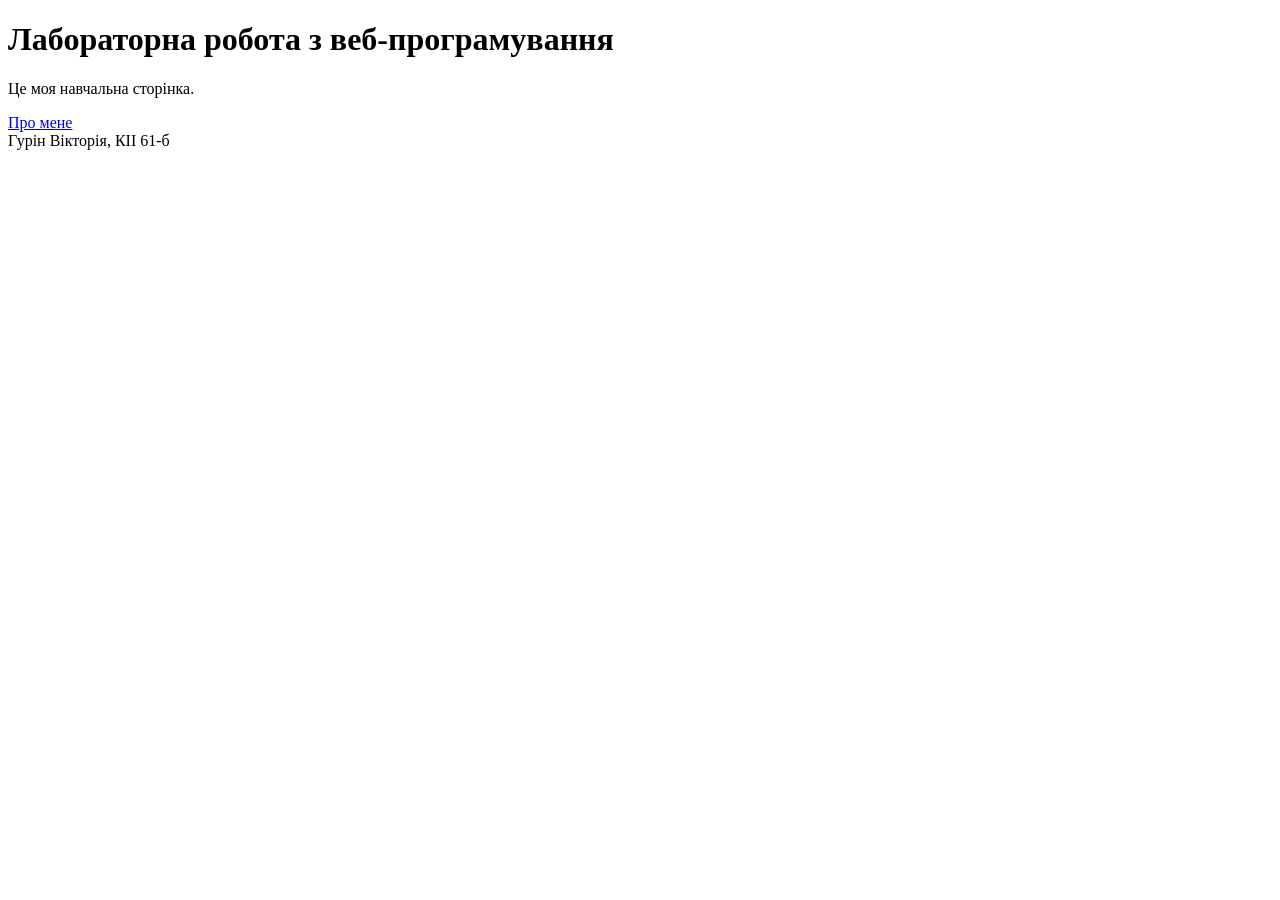
<file: index.html>
<!DOCTYPE html>
<html lang="uk">
<head>
  <meta charset="UTF-8">
  <meta name="viewport" content="width=device-width, initial-scale=1.0">
  <title>Мій сайт</title>
</head>
<body>
  <h1>Лабораторна робота з веб-програмування</h1>
  <p>Це моя навчальна сторінка.</p>
  <a href="about.html">Про мене</a>
  <footer id="footer">Гурін Вікторія, КІІ 61-б</footer>
</body>
</html>
</file>
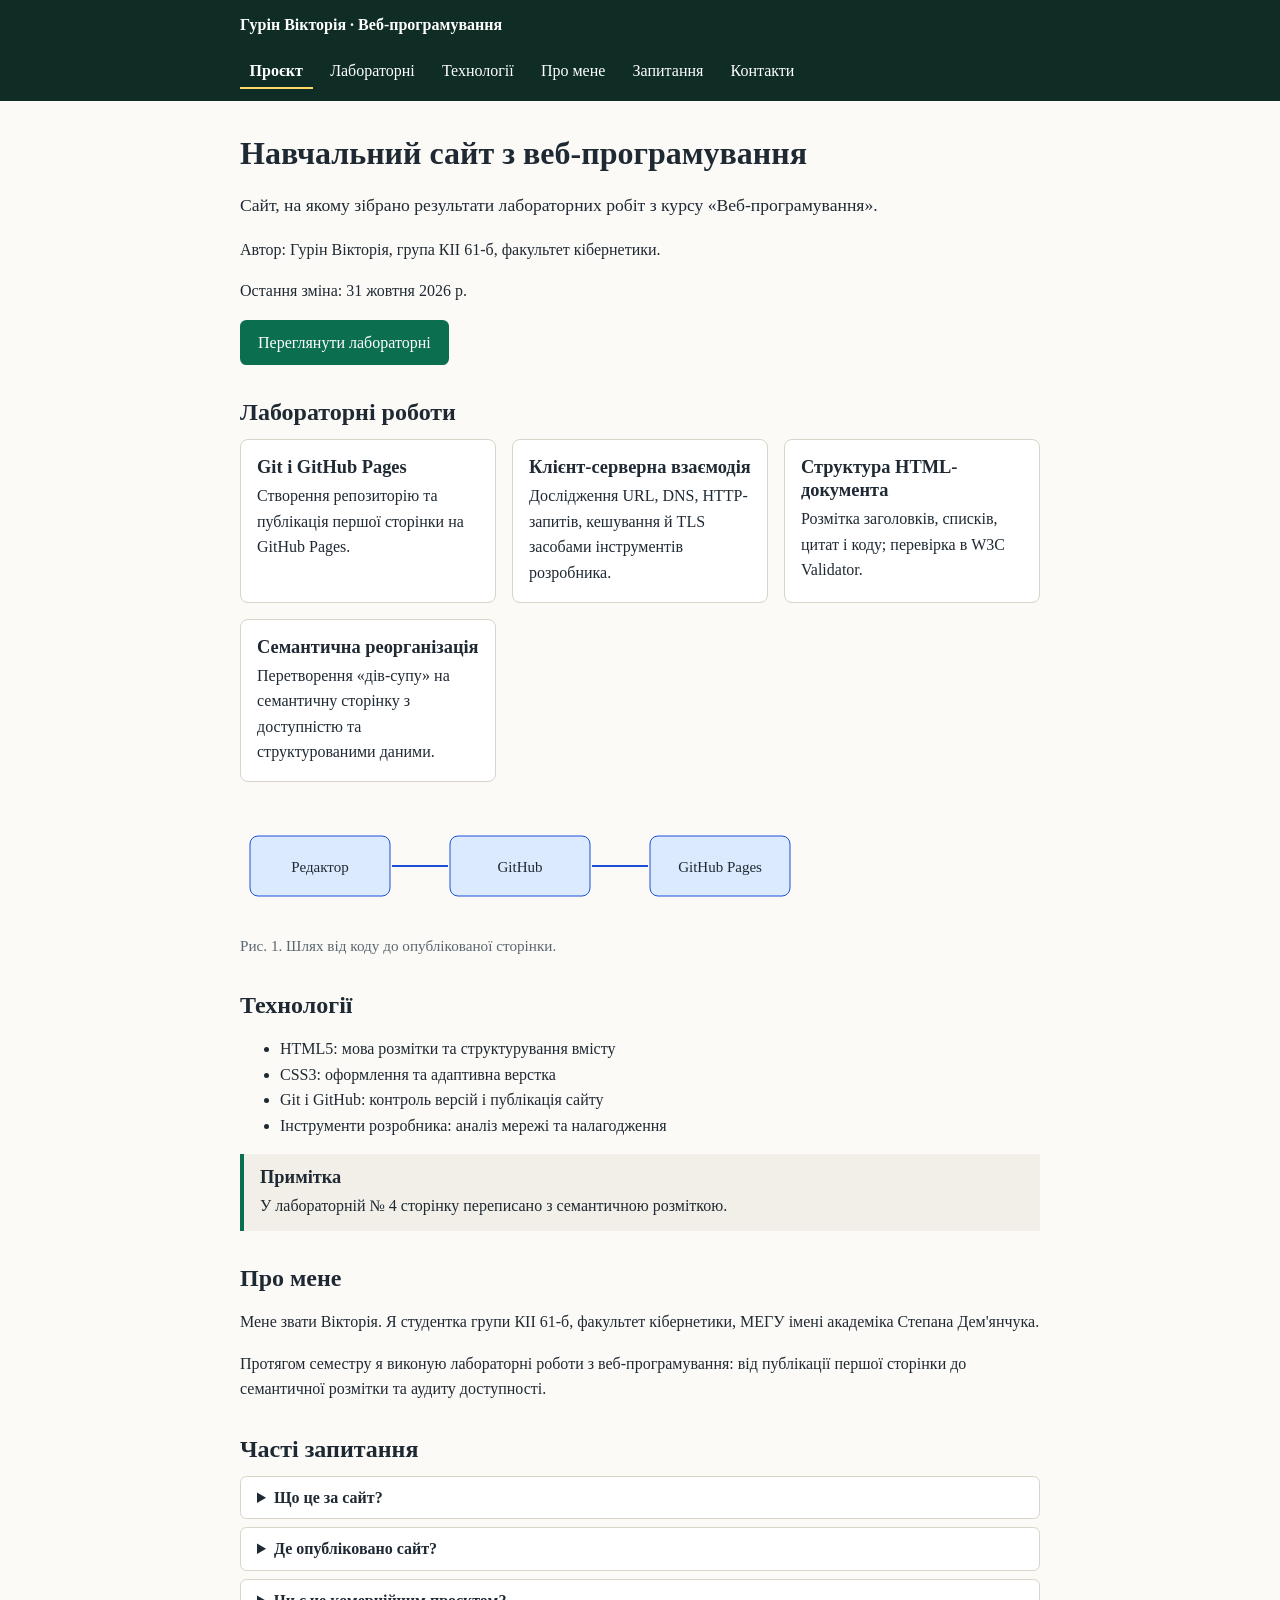
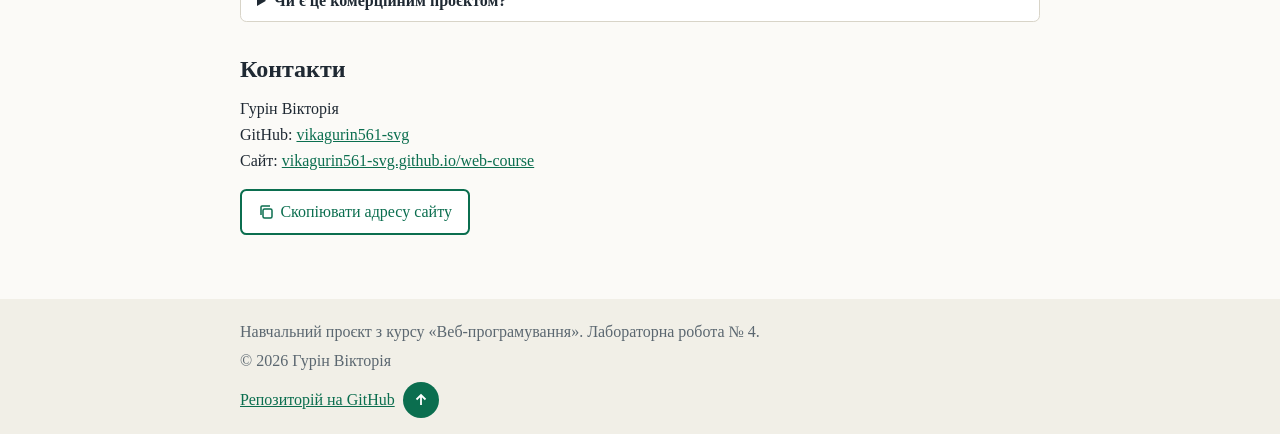
<file: lab4/index.html>
<!DOCTYPE html>
<html lang="uk">
<head>
  <meta charset="utf-8">
  <meta name="viewport" content="width=device-width, initial-scale=1">
  <meta name="description" content="Навчальний сайт з курсу «Веб-програмування»: результати лабораторних робіт, технології, контакти та відповіді на часті запитання.">
  <title>Навчальний сайт з веб-програмування — Гурін Вікторія</title>
  <link rel="stylesheet" href="style.css">
  <script type="application/ld+json">
  {
    "@context": "https://schema.org",
    "@graph": [
      {
        "@type": "Course",
        "name": "Веб-програмування",
        "description": "Базовий курс клієнтської веб-розробки: HTML, CSS, Git і GitHub Pages, інструменти розробника, семантична розмітка та доступність.",
        "inLanguage": "uk",
        "provider": {
          "@type": "CollegeOrUniversity",
          "name": "МЕГУ імені академіка Степана Дем'янчука",
          "url": "https://www.megu.edu.ua/uk"
        }
      },
      {
        "@type": "FAQPage",
        "mainEntity": [
          {
            "@type": "Question",
            "name": "Що це за сайт?",
            "acceptedAnswer": {
              "@type": "Answer",
              "text": "Навчальний сайт з курсу «Веб-програмування», на якому зібрано результати лабораторних робіт."
            }
          },
          {
            "@type": "Question",
            "name": "Де опубліковано сайт?",
            "acceptedAnswer": {
              "@type": "Answer",
              "text": "Сайт розміщено на GitHub Pages за адресою vikagurin561-svg.github.io/web-course."
            }
          },
          {
            "@type": "Question",
            "name": "Чи є це комерційним проєктом?",
            "acceptedAnswer": {
              "@type": "Answer",
              "text": "Ні, це навчальний проєкт, і він не має комерційного призначення."
            }
          }
        ]
      }
    ]
  }
  </script>
</head>
<body>
  <a class="visually-hidden focusable" href="#main">Перейти до основного вмісту</a>

  <header>
    <div class="wrap">
      <a class="logo" href="#top">Гурін Вікторія · Веб-програмування</a>
      <nav aria-label="Основна навігація">
        <ul>
          <li><a href="#project" aria-current="page">Проєкт</a></li>
          <li><a href="#labs">Лабораторні</a></li>
          <li><a href="#tech">Технології</a></li>
          <li><a href="#about">Про мене</a></li>
          <li><a href="#faq">Запитання</a></li>
          <li><a href="#contacts">Контакти</a></li>
        </ul>
      </nav>
    </div>
  </header>

  <main id="main">
    <div class="wrap" id="top">
      <section id="project" aria-labelledby="project-title">
        <h1 id="project-title">Навчальний сайт з веб-програмування</h1>
        <p class="lead">Сайт, на якому зібрано результати лабораторних робіт з курсу «Веб-програмування».</p>
        <p>Автор: Гурін Вікторія, група КІІ 61-б, факультет кібернетики.</p>
        <p>Остання зміна: <time datetime="2026-10-31">31 жовтня 2026 р.</time></p>
        <p><a class="btn" href="#labs">Переглянути лабораторні</a></p>
      </section>

      <section id="labs" aria-labelledby="labs-title">
        <h2 id="labs-title">Лабораторні роботи</h2>
        <div class="grid">
          <article aria-labelledby="lab1">
            <h3 id="lab1">Git і GitHub Pages</h3>
            <p>Створення репозиторію та публікація першої сторінки на GitHub Pages.</p>
          </article>
          <article aria-labelledby="lab2">
            <h3 id="lab2">Клієнт-серверна взаємодія</h3>
            <p>Дослідження URL, DNS, HTTP-запитів, кешування й TLS засобами інструментів розробника.</p>
          </article>
          <article aria-labelledby="lab3">
            <h3 id="lab3">Структура HTML-документа</h3>
            <p>Розмітка заголовків, списків, цитат і коду; перевірка в W3C Validator.</p>
          </article>
          <article aria-labelledby="lab4">
            <h3 id="lab4">Семантична реорганізація</h3>
            <p>Перетворення «дів-супу» на семантичну сторінку з доступністю та структурованими даними.</p>
          </article>
        </div>
        <figure>
          <svg role="img" aria-labelledby="fig-t fig-d" width="560" height="120" viewBox="0 0 560 120" xmlns="http://www.w3.org/2000/svg">
            <title id="fig-t">Шлях від коду до опублікованої сторінки</title>
            <desc id="fig-d">Код із редактора потрапляє до репозиторію GitHub, а звідти публікується на GitHub Pages.</desc>
            <rect x="10" y="30" width="140" height="60" rx="8" fill="#dbeafe" stroke="#1d4ed8"/>
            <text x="80" y="66" text-anchor="middle" font-size="15" fill="#1f2933">Редактор</text>
            <rect x="210" y="30" width="140" height="60" rx="8" fill="#dbeafe" stroke="#1d4ed8"/>
            <text x="280" y="66" text-anchor="middle" font-size="15" fill="#1f2933">GitHub</text>
            <rect x="410" y="30" width="140" height="60" rx="8" fill="#dbeafe" stroke="#1d4ed8"/>
            <text x="480" y="66" text-anchor="middle" font-size="15" fill="#1f2933">GitHub Pages</text>
            <path d="M152 60 H208 M352 60 H408" stroke="#1d4ed8" stroke-width="2"/>
          </svg>
          <figcaption>Рис. 1. Шлях від коду до опублікованої сторінки.</figcaption>
        </figure>
      </section>

      <section id="tech" aria-labelledby="tech-title">
        <h2 id="tech-title">Технології</h2>
        <ul class="tech">
          <li>HTML5: мова розмітки та структурування вмісту</li>
          <li>CSS3: оформлення та адаптивна верстка</li>
          <li>Git і GitHub: контроль версій і публікація сайту</li>
          <li>Інструменти розробника: аналіз мережі та налагодження</li>
        </ul>
        <aside aria-labelledby="note-title">
          <h3 id="note-title">Примітка</h3>
          <p>У лабораторній № 4 сторінку переписано з семантичною розміткою.</p>
        </aside>
      </section>

      <section id="about" aria-labelledby="about-title">
        <h2 id="about-title">Про мене</h2>
        <p>Мене звати Вікторія. Я студентка групи КІІ 61-б, факультет кібернетики, МЕГУ імені академіка Степана Дем'янчука.</p>
        <p>Протягом семестру я виконую лабораторні роботи з веб-програмування: від публікації першої сторінки до семантичної розмітки та аудиту доступності.</p>
      </section>

      <section id="faq" aria-labelledby="faq-title">
        <h2 id="faq-title">Часті запитання</h2>
        <details>
          <summary>Що це за сайт?</summary>
          <p>Навчальний сайт з курсу «Веб-програмування», на якому зібрано результати лабораторних робіт.</p>
        </details>
        <details>
          <summary>Де опубліковано сайт?</summary>
          <p>Сайт розміщено на GitHub Pages за адресою vikagurin561-svg.github.io/web-course.</p>
        </details>
        <details>
          <summary>Чи є це комерційним проєктом?</summary>
          <p>Ні, це навчальний проєкт, і він не має комерційного призначення.</p>
        </details>
      </section>

      <section id="contacts" aria-labelledby="contacts-title">
        <h2 id="contacts-title">Контакти</h2>
        <address>
          Гурін Вікторія<br>
          GitHub: <a href="https://github.com/vikagurin561-svg">vikagurin561-svg</a><br>
          Сайт: <a href="https://vikagurin561-svg.github.io/web-course/">vikagurin561-svg.github.io/web-course</a>
        </address>
        <p>
          <button type="button" class="btn alt" id="copy-btn" aria-describedby="copy-status">
            <svg class="icon" aria-hidden="true" viewBox="0 0 16 16"><rect x="5" y="5" width="9" height="9" rx="1.5" fill="none" stroke="currentColor" stroke-width="1.5"/><path d="M3 11V3a1 1 0 0 1 1-1h8" fill="none" stroke="currentColor" stroke-width="1.5"/></svg>Скопіювати адресу сайту
          </button>
          <span id="copy-status" class="visually-hidden" role="status"></span>
        </p>
      </section>
    </div>
  </main>

  <footer>
    <div class="wrap">
      <p>Навчальний проєкт з курсу «Веб-програмування». Лабораторна робота № 4.</p>
      <p>© 2026 Гурін Вікторія</p>
      <nav aria-label="Службові посилання">
        <ul>
          <li><a href="https://github.com/vikagurin561-svg/web-course">Репозиторій на GitHub</a></li>
          <li>
            <a class="icon-btn" href="#top" aria-label="На початок сторінки">
              <svg class="icon" aria-hidden="true" viewBox="0 0 16 16"><path d="M8 13V3M3.5 7.5 8 3l4.5 4.5" fill="none" stroke="currentColor" stroke-width="1.8"/></svg>
            </a>
          </li>
        </ul>
      </nav>
    </div>
  </footer>

  <script>
    (function () {
      var btn = document.getElementById('copy-btn');
      var status = document.getElementById('copy-status');
      btn.addEventListener('click', function () {
        var url = 'https://vikagurin561-svg.github.io/web-course/';
        var done = function (msg) { status.textContent = msg; };
        if (navigator.clipboard && navigator.clipboard.writeText) {
          navigator.clipboard.writeText(url).then(function () { done('Адресу сайту скопійовано'); }, function () { done('Не вдалося скопіювати'); });
        } else { done('Копіювання недоступне'); }
      });
    })();
  </script>
</body>
</html>
</file>
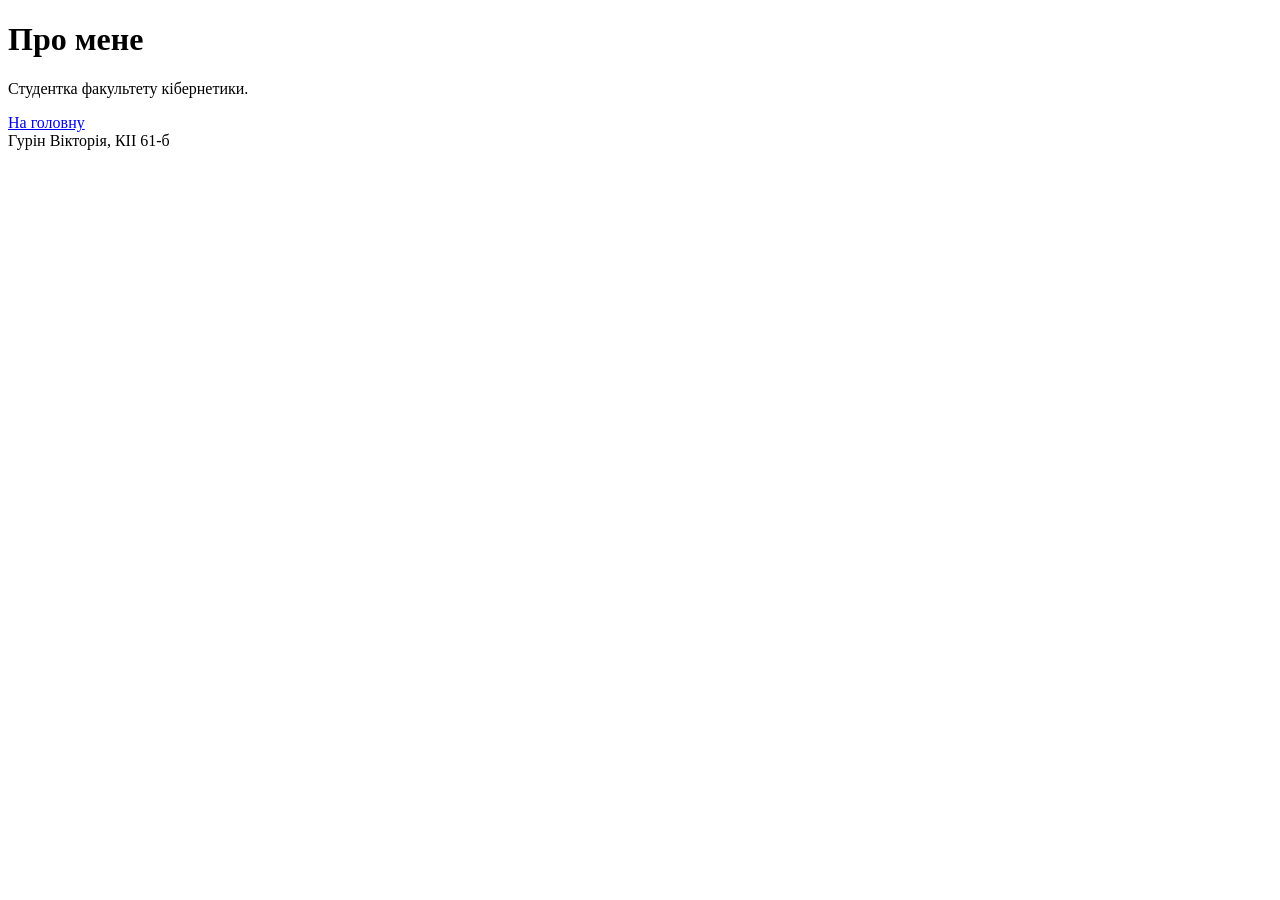
<file: about.html>
<!DOCTYPE html>
<html lang="uk">
<head>
  <meta charset="UTF-8">
  <title>Про мене</title>
</head>
<body>
  <h1>Про мене</h1>
  <p>Студентка факультету кібернетики.</p>
  <a href="index.html">На головну</a>
  <footer id="footer">Гурін Вікторія, КІІ 61-б</footer>
</body>
</html>
</file>
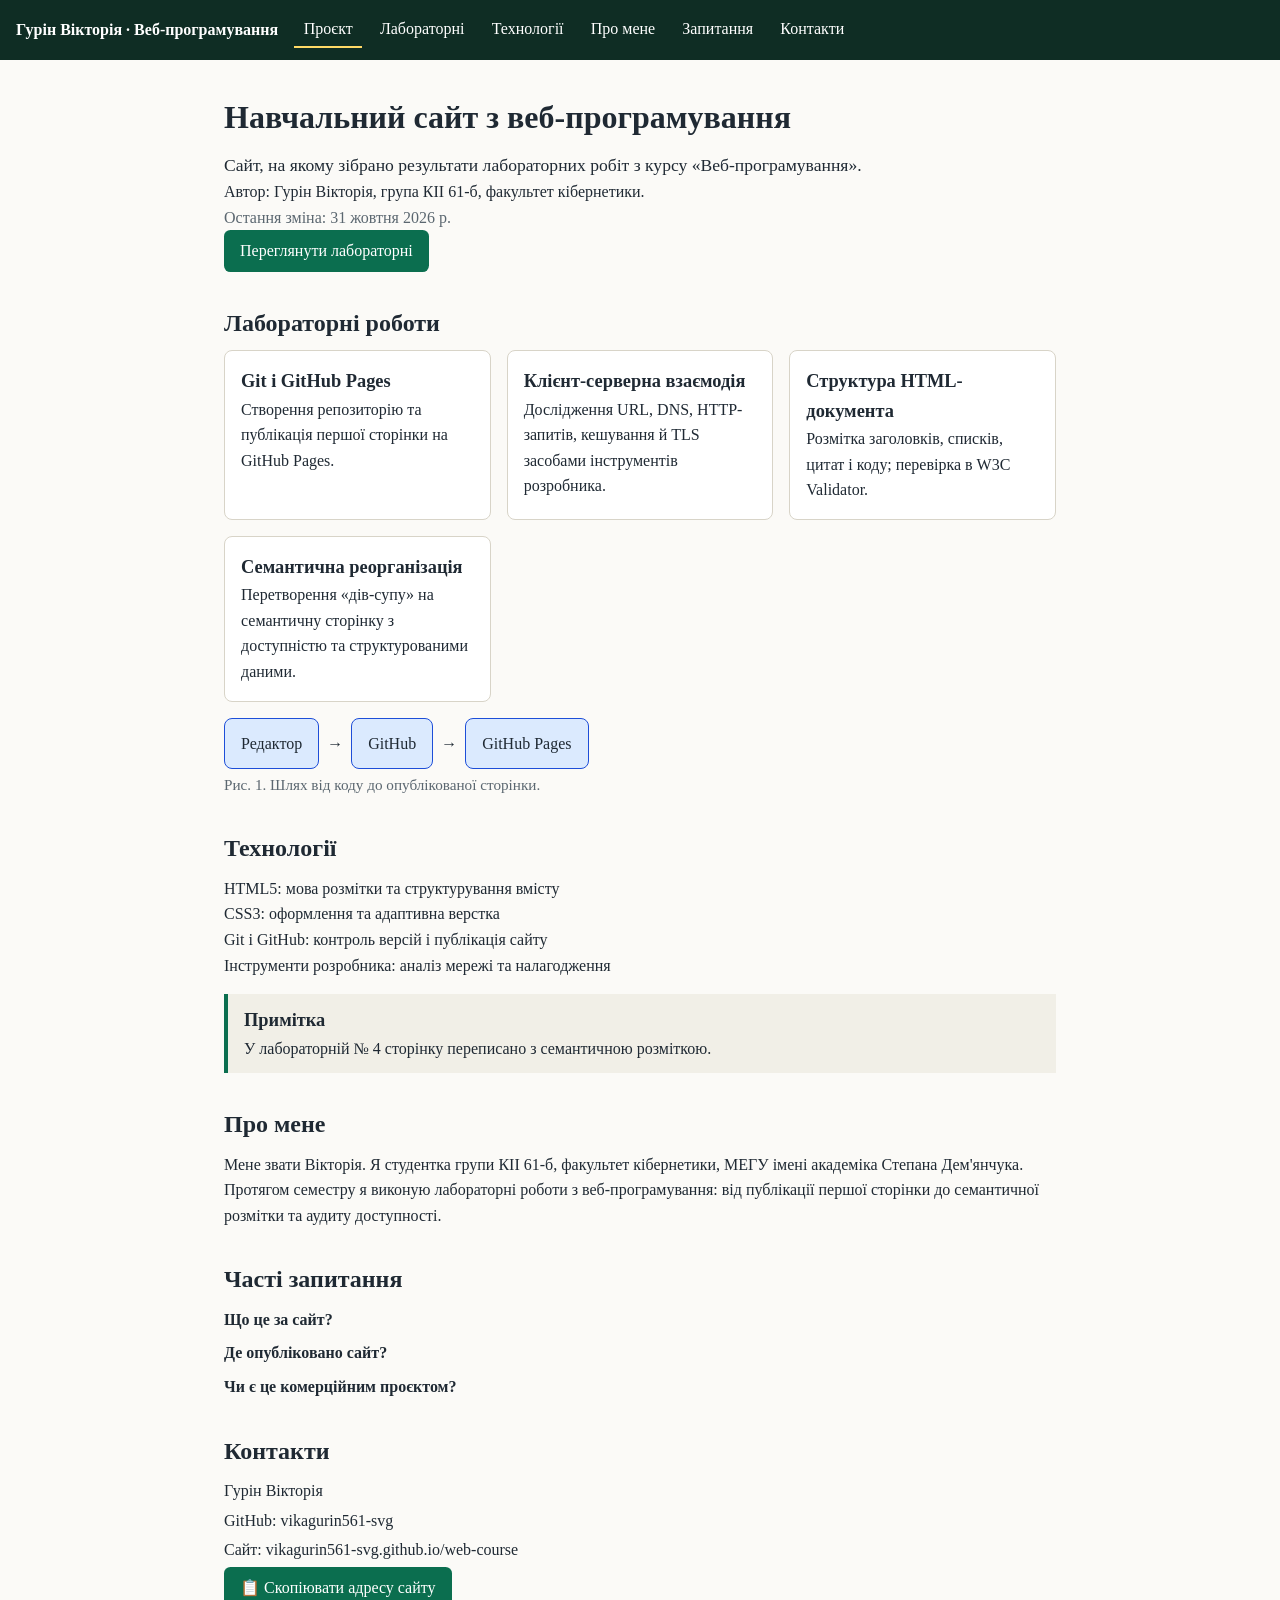
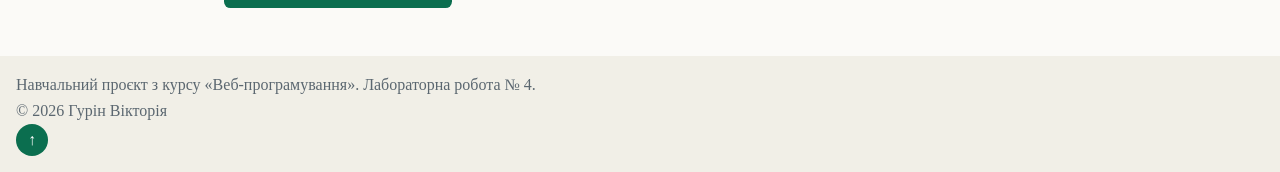
<file: lab4/div-soup.html>
<!DOCTYPE html>
<html lang="uk">
<head>
<meta charset="utf-8">
<meta name="viewport" content="width=device-width, initial-scale=1">
<title>Навчальний сайт з веб-програмування (вихідна версія)</title>
<style>
body { margin: 0; font-family: Georgia, "Times New Roman", serif; color: #1f2933; background: #fbfaf7; line-height: 1.6; }
.top { display: flex; flex-wrap: wrap; gap: 1rem; align-items: center; padding: .75rem 1rem; background: #0f2d24; color: #fff; }
.logo { font-weight: 700; }
.menu { display: flex; flex-wrap: wrap; gap: .5rem; }
.menu-item { padding: .25rem .6rem; cursor: pointer; }
.menu-item.active { border-bottom: 2px solid #ffd966; }
.content { max-width: 52rem; margin: 0 auto; padding: 1rem; }
.big-title { font-size: 2rem; font-weight: 700; margin: 1rem 0 .5rem; }
.lead { font-size: 1.1rem; }
.meta { color: #5b6770; }
.section-title { font-size: 1.5rem; font-weight: 700; margin: 2rem 0 .5rem; }
.grid { display: grid; grid-template-columns: repeat(auto-fit, minmax(14rem, 1fr)); gap: 1rem; }
.post { padding: 1rem; background: #fff; border: 1px solid #d8d4c8; border-radius: .5rem; }
.post-title { font-size: 1.15rem; font-weight: 700; }
.btn { display: inline-block; padding: .5rem 1rem; color: #fff; background: #0b6e4f; border-radius: .4rem; cursor: pointer; }
.diagram { display: flex; flex-wrap: wrap; gap: .5rem; align-items: center; margin: 1rem 0 .25rem; }
.box { padding: .75rem 1rem; background: #dbeafe; border: 1px solid #1d4ed8; border-radius: .5rem; }
.caption { color: #5b6770; font-size: .95rem; }
.note { margin-top: 1rem; padding: .75rem 1rem; background: #f1efe7; border-left: 4px solid #0b6e4f; }
.faq-q { margin-top: .5rem; font-weight: 700; cursor: pointer; }
.faq-a { display: none; margin-left: 1rem; }
.faq-a.open { display: block; }
.contact { margin: .25rem 0; }
.footer { padding: 1rem; margin-top: 2rem; background: #f1efe7; color: #5b6770; }
.up { display: inline-block; width: 2rem; height: 2rem; line-height: 2rem; text-align: center; background: #0b6e4f; color: #fff; border-radius: 50%; cursor: pointer; }
</style>
</head>
<body>
<div class="top" id="top">
  <div class="logo">Гурін Вікторія · Веб-програмування</div>
  <div class="menu">
    <div class="menu-item active" onclick="location='#project'">Проєкт</div>
    <div class="menu-item" onclick="location='#labs'">Лабораторні</div>
    <div class="menu-item" onclick="location='#tech'">Технології</div>
    <div class="menu-item" onclick="location='#about'">Про мене</div>
    <div class="menu-item" onclick="location='#faq'">Запитання</div>
    <div class="menu-item" onclick="location='#contacts'">Контакти</div>
  </div>
</div>

<div class="content">
  <div id="project">
    <div class="big-title">Навчальний сайт з веб-програмування</div>
    <div class="lead">Сайт, на якому зібрано результати лабораторних робіт з курсу «Веб-програмування».</div>
    <div>Автор: Гурін Вікторія, група КІІ 61-б, факультет кібернетики.</div>
    <div class="meta">Остання зміна: <span>31 жовтня 2026 р.</span></div>
    <div class="btn" onclick="location='#labs'">Переглянути лабораторні</div>
  </div>

  <div id="labs">
    <div class="section-title">Лабораторні роботи</div>
    <div class="grid">
      <div class="post">
        <div class="post-title">Git і GitHub Pages</div>
        <div class="post-text">Створення репозиторію та публікація першої сторінки на GitHub Pages.</div>
      </div>
      <div class="post">
        <div class="post-title">Клієнт-серверна взаємодія</div>
        <div class="post-text">Дослідження URL, DNS, HTTP-запитів, кешування й TLS засобами інструментів розробника.</div>
      </div>
      <div class="post">
        <div class="post-title">Структура HTML-документа</div>
        <div class="post-text">Розмітка заголовків, списків, цитат і коду; перевірка в W3C Validator.</div>
      </div>
      <div class="post">
        <div class="post-title">Семантична реорганізація</div>
        <div class="post-text">Перетворення «дів-супу» на семантичну сторінку з доступністю та структурованими даними.</div>
      </div>
    </div>
    <div class="diagram">
      <span class="box">Редактор</span><span>→</span><span class="box">GitHub</span><span>→</span><span class="box">GitHub Pages</span>
    </div>
    <div class="caption">Рис. 1. Шлях від коду до опублікованої сторінки.</div>
  </div>

  <div id="tech">
    <div class="section-title">Технології</div>
    <div>HTML5: мова розмітки та структурування вмісту</div>
    <div>CSS3: оформлення та адаптивна верстка</div>
    <div>Git і GitHub: контроль версій і публікація сайту</div>
    <div>Інструменти розробника: аналіз мережі та налагодження</div>
    <div class="note">
      <div class="post-title">Примітка</div>
      <div>У лабораторній № 4 сторінку переписано з семантичною розміткою.</div>
    </div>
  </div>

  <div id="about">
    <div class="section-title">Про мене</div>
    <div>Мене звати Вікторія. Я студентка групи КІІ 61-б, факультет кібернетики, МЕГУ імені академіка Степана Дем'янчука.</div>
    <div>Протягом семестру я виконую лабораторні роботи з веб-програмування: від публікації першої сторінки до семантичної розмітки та аудиту доступності.</div>
  </div>

  <div id="faq">
    <div class="section-title">Часті запитання</div>
    <div class="faq-q" onclick="toggle(this)">Що це за сайт?</div>
    <div class="faq-a">Навчальний сайт з курсу «Веб-програмування», на якому зібрано результати лабораторних робіт.</div>
    <div class="faq-q" onclick="toggle(this)">Де опубліковано сайт?</div>
    <div class="faq-a">Сайт розміщено на GitHub Pages за адресою vikagurin561-svg.github.io/web-course.</div>
    <div class="faq-q" onclick="toggle(this)">Чи є це комерційним проєктом?</div>
    <div class="faq-a">Ні, це навчальний проєкт, і він не має комерційного призначення.</div>
  </div>

  <div id="contacts">
    <div class="section-title">Контакти</div>
    <div class="contact">Гурін Вікторія</div>
    <div class="contact">GitHub: vikagurin561-svg</div>
    <div class="contact">Сайт: vikagurin561-svg.github.io/web-course</div>
    <div class="btn" onclick="copyUrl()"><span>📋</span> Скопіювати адресу сайту</div>
  </div>
</div>

<div class="footer">
  <div>Навчальний проєкт з курсу «Веб-програмування». Лабораторна робота № 4.</div>
  <div>© 2026 Гурін Вікторія</div>
  <div class="up" onclick="window.scrollTo(0, 0)">↑</div>
</div>

<script>
function toggle(q) { q.nextElementSibling.classList.toggle('open'); }
function copyUrl() {
  if (navigator.clipboard) { navigator.clipboard.writeText('https://vikagurin561-svg.github.io/web-course/'); }
}
</script>
</body>
</html>
</file>
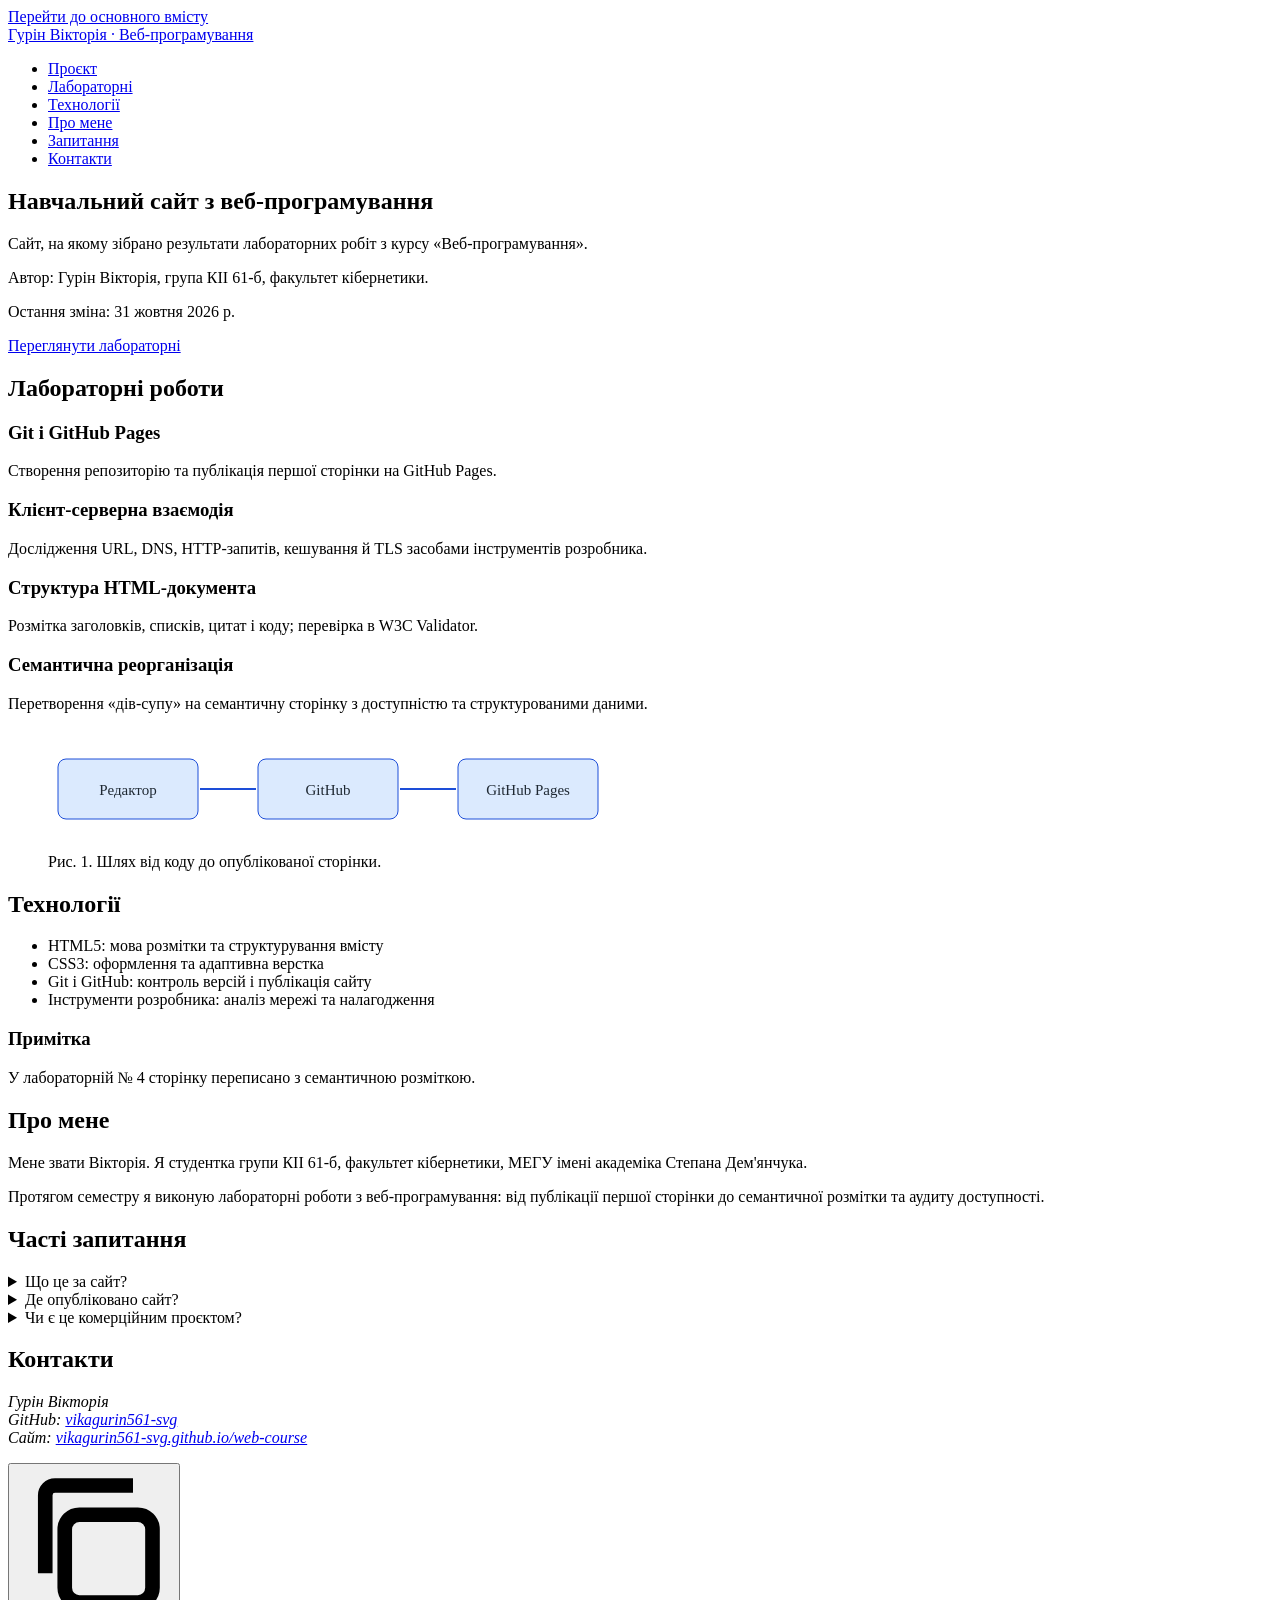
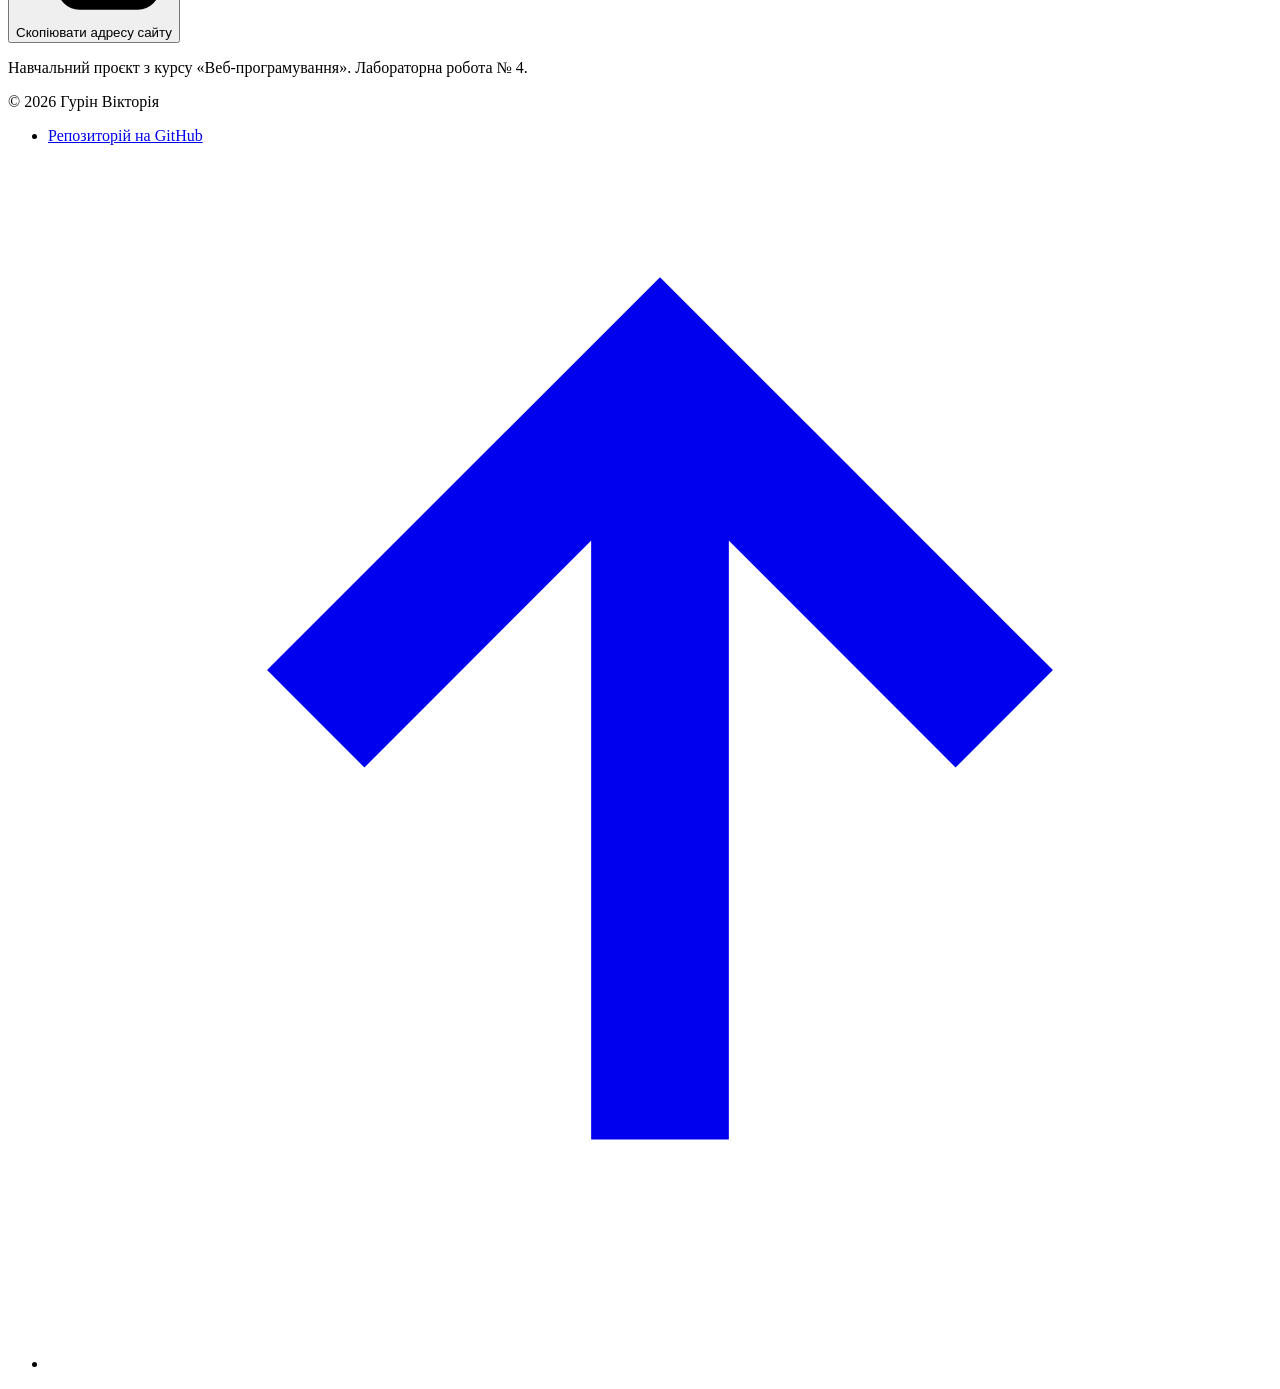
<file: lab4/index-nostyle.html>
<!DOCTYPE html>
<html lang="uk">
<head>
  <meta charset="utf-8">
  <meta name="viewport" content="width=device-width, initial-scale=1">
  <meta name="description" content="Навчальний сайт з курсу «Веб-програмування»: результати лабораторних робіт, технології, контакти та відповіді на часті запитання.">
  <title>[без стилів] Навчальний сайт з веб-програмування — Гурін Вікторія</title>
  <script type="application/ld+json">
  {
    "@context": "https://schema.org",
    "@graph": [
      {
        "@type": "Course",
        "name": "Веб-програмування",
        "description": "Базовий курс клієнтської веб-розробки: HTML, CSS, Git і GitHub Pages, інструменти розробника, семантична розмітка та доступність.",
        "inLanguage": "uk",
        "provider": {
          "@type": "CollegeOrUniversity",
          "name": "МЕГУ імені академіка Степана Дем'янчука",
          "url": "https://www.megu.edu.ua/uk"
        }
      },
      {
        "@type": "FAQPage",
        "mainEntity": [
          {
            "@type": "Question",
            "name": "Що це за сайт?",
            "acceptedAnswer": {
              "@type": "Answer",
              "text": "Навчальний сайт з курсу «Веб-програмування», на якому зібрано результати лабораторних робіт."
            }
          },
          {
            "@type": "Question",
            "name": "Де опубліковано сайт?",
            "acceptedAnswer": {
              "@type": "Answer",
              "text": "Сайт розміщено на GitHub Pages за адресою vikagurin561-svg.github.io/web-course."
            }
          },
          {
            "@type": "Question",
            "name": "Чи є це комерційним проєктом?",
            "acceptedAnswer": {
              "@type": "Answer",
              "text": "Ні, це навчальний проєкт, і він не має комерційного призначення."
            }
          }
        ]
      }
    ]
  }
  </script>
</head>
<body>
  <a class="visually-hidden focusable" href="#main">Перейти до основного вмісту</a>

  <header>
    <div class="wrap">
      <a class="logo" href="#top">Гурін Вікторія · Веб-програмування</a>
      <nav aria-label="Основна навігація">
        <ul>
          <li><a href="#project" aria-current="page">Проєкт</a></li>
          <li><a href="#labs">Лабораторні</a></li>
          <li><a href="#tech">Технології</a></li>
          <li><a href="#about">Про мене</a></li>
          <li><a href="#faq">Запитання</a></li>
          <li><a href="#contacts">Контакти</a></li>
        </ul>
      </nav>
    </div>
  </header>

  <main id="main">
    <div class="wrap" id="top">
      <section id="project" aria-labelledby="project-title">
        <h1 id="project-title">Навчальний сайт з веб-програмування</h1>
        <p class="lead">Сайт, на якому зібрано результати лабораторних робіт з курсу «Веб-програмування».</p>
        <p>Автор: Гурін Вікторія, група КІІ 61-б, факультет кібернетики.</p>
        <p>Остання зміна: <time datetime="2026-10-31">31 жовтня 2026 р.</time></p>
        <p><a class="btn" href="#labs">Переглянути лабораторні</a></p>
      </section>

      <section id="labs" aria-labelledby="labs-title">
        <h2 id="labs-title">Лабораторні роботи</h2>
        <div class="grid">
          <article aria-labelledby="lab1">
            <h3 id="lab1">Git і GitHub Pages</h3>
            <p>Створення репозиторію та публікація першої сторінки на GitHub Pages.</p>
          </article>
          <article aria-labelledby="lab2">
            <h3 id="lab2">Клієнт-серверна взаємодія</h3>
            <p>Дослідження URL, DNS, HTTP-запитів, кешування й TLS засобами інструментів розробника.</p>
          </article>
          <article aria-labelledby="lab3">
            <h3 id="lab3">Структура HTML-документа</h3>
            <p>Розмітка заголовків, списків, цитат і коду; перевірка в W3C Validator.</p>
          </article>
          <article aria-labelledby="lab4">
            <h3 id="lab4">Семантична реорганізація</h3>
            <p>Перетворення «дів-супу» на семантичну сторінку з доступністю та структурованими даними.</p>
          </article>
        </div>
        <figure>
          <svg role="img" aria-labelledby="fig-t fig-d" width="560" height="120" viewBox="0 0 560 120" xmlns="http://www.w3.org/2000/svg">
            <title id="fig-t">Шлях від коду до опублікованої сторінки</title>
            <desc id="fig-d">Код із редактора потрапляє до репозиторію GitHub, а звідти публікується на GitHub Pages.</desc>
            <rect x="10" y="30" width="140" height="60" rx="8" fill="#dbeafe" stroke="#1d4ed8"/>
            <text x="80" y="66" text-anchor="middle" font-size="15" fill="#1f2933">Редактор</text>
            <rect x="210" y="30" width="140" height="60" rx="8" fill="#dbeafe" stroke="#1d4ed8"/>
            <text x="280" y="66" text-anchor="middle" font-size="15" fill="#1f2933">GitHub</text>
            <rect x="410" y="30" width="140" height="60" rx="8" fill="#dbeafe" stroke="#1d4ed8"/>
            <text x="480" y="66" text-anchor="middle" font-size="15" fill="#1f2933">GitHub Pages</text>
            <path d="M152 60 H208 M352 60 H408" stroke="#1d4ed8" stroke-width="2"/>
          </svg>
          <figcaption>Рис. 1. Шлях від коду до опублікованої сторінки.</figcaption>
        </figure>
      </section>

      <section id="tech" aria-labelledby="tech-title">
        <h2 id="tech-title">Технології</h2>
        <ul class="tech">
          <li>HTML5: мова розмітки та структурування вмісту</li>
          <li>CSS3: оформлення та адаптивна верстка</li>
          <li>Git і GitHub: контроль версій і публікація сайту</li>
          <li>Інструменти розробника: аналіз мережі та налагодження</li>
        </ul>
        <aside aria-labelledby="note-title">
          <h3 id="note-title">Примітка</h3>
          <p>У лабораторній № 4 сторінку переписано з семантичною розміткою.</p>
        </aside>
      </section>

      <section id="about" aria-labelledby="about-title">
        <h2 id="about-title">Про мене</h2>
        <p>Мене звати Вікторія. Я студентка групи КІІ 61-б, факультет кібернетики, МЕГУ імені академіка Степана Дем'янчука.</p>
        <p>Протягом семестру я виконую лабораторні роботи з веб-програмування: від публікації першої сторінки до семантичної розмітки та аудиту доступності.</p>
      </section>

      <section id="faq" aria-labelledby="faq-title">
        <h2 id="faq-title">Часті запитання</h2>
        <details>
          <summary>Що це за сайт?</summary>
          <p>Навчальний сайт з курсу «Веб-програмування», на якому зібрано результати лабораторних робіт.</p>
        </details>
        <details>
          <summary>Де опубліковано сайт?</summary>
          <p>Сайт розміщено на GitHub Pages за адресою vikagurin561-svg.github.io/web-course.</p>
        </details>
        <details>
          <summary>Чи є це комерційним проєктом?</summary>
          <p>Ні, це навчальний проєкт, і він не має комерційного призначення.</p>
        </details>
      </section>

      <section id="contacts" aria-labelledby="contacts-title">
        <h2 id="contacts-title">Контакти</h2>
        <address>
          Гурін Вікторія<br>
          GitHub: <a href="https://github.com/vikagurin561-svg">vikagurin561-svg</a><br>
          Сайт: <a href="https://vikagurin561-svg.github.io/web-course/">vikagurin561-svg.github.io/web-course</a>
        </address>
        <p>
          <button type="button" class="btn alt" id="copy-btn" aria-describedby="copy-status">
            <svg class="icon" aria-hidden="true" viewBox="0 0 16 16"><rect x="5" y="5" width="9" height="9" rx="1.5" fill="none" stroke="currentColor" stroke-width="1.5"/><path d="M3 11V3a1 1 0 0 1 1-1h8" fill="none" stroke="currentColor" stroke-width="1.5"/></svg>Скопіювати адресу сайту
          </button>
          <span id="copy-status" class="visually-hidden" role="status"></span>
        </p>
      </section>
    </div>
  </main>

  <footer>
    <div class="wrap">
      <p>Навчальний проєкт з курсу «Веб-програмування». Лабораторна робота № 4.</p>
      <p>© 2026 Гурін Вікторія</p>
      <nav aria-label="Службові посилання">
        <ul>
          <li><a href="https://github.com/vikagurin561-svg/web-course">Репозиторій на GitHub</a></li>
          <li>
            <a class="icon-btn" href="#top" aria-label="На початок сторінки">
              <svg class="icon" aria-hidden="true" viewBox="0 0 16 16"><path d="M8 13V3M3.5 7.5 8 3l4.5 4.5" fill="none" stroke="currentColor" stroke-width="1.8"/></svg>
            </a>
          </li>
        </ul>
      </nav>
    </div>
  </footer>

  <script>
    (function () {
      var btn = document.getElementById('copy-btn');
      var status = document.getElementById('copy-status');
      btn.addEventListener('click', function () {
        var url = 'https://vikagurin561-svg.github.io/web-course/';
        var done = function (msg) { status.textContent = msg; };
        if (navigator.clipboard && navigator.clipboard.writeText) {
          navigator.clipboard.writeText(url).then(function () { done('Адресу сайту скопійовано'); }, function () { done('Не вдалося скопіювати'); });
        } else { done('Копіювання недоступне'); }
      });
    })();
  </script>
</body>
</html>
</file>
<file: lab4/style.css>
:root {
  --text: #1f2933;
  --muted: #5b6770;
  --accent: #0b6e4f;
  --bg: #fbfaf7;
  --card: #ffffff;
  --line: #d8d4c8;
  --dark: #0f2d24;
}

* { box-sizing: border-box; }

body {
  margin: 0;
  font-family: Georgia, "Times New Roman", serif;
  line-height: 1.6;
  color: var(--text);
  background: var(--bg);
}

.wrap { max-width: 52rem; margin: 0 auto; padding: 1rem; }

h1, h2, h3 { line-height: 1.25; }
h1 { margin: 1rem 0 .5rem; font-size: 2rem; }
h2 { margin: 2rem 0 .75rem; font-size: 1.5rem; }
h3 { margin: 0 0 .25rem; font-size: 1.15rem; }

a { color: var(--accent); }
a:focus-visible, button:focus-visible, summary:focus-visible {
  outline: 3px solid #b45309;
  outline-offset: 2px;
}

header { background: var(--dark); color: #fff; }
header .wrap { display: flex; flex-wrap: wrap; gap: 1rem; align-items: center; padding-block: .75rem; }
header a { color: #fff; text-decoration: none; }
.logo { font-weight: 700; }
nav ul { display: flex; flex-wrap: wrap; gap: .5rem; margin: 0; padding: 0; list-style: none; }
header nav a { display: inline-block; padding: .25rem .6rem; }
header nav a:hover { text-decoration: underline; }
header nav a[aria-current="page"] { border-bottom: 2px solid #ffd966; font-weight: 700; }

.lead { font-size: 1.1rem; }

.btn {
  display: inline-block;
  padding: .5rem 1rem;
  border: 2px solid var(--accent);
  border-radius: .4rem;
  font: inherit;
  color: #fff;
  background: var(--accent);
  text-decoration: none;
  cursor: pointer;
}
.btn.alt { color: var(--accent); background: #fff; }
.icon { width: 1rem; height: 1rem; margin-right: .4rem; vertical-align: -.15em; }

.grid { display: grid; grid-template-columns: repeat(auto-fit, minmax(14rem, 1fr)); gap: 1rem; }
article {
  padding: 1rem;
  background: var(--card);
  border: 1px solid var(--line);
  border-radius: .5rem;
}
article p { margin: 0; }

figure { margin: 1.5rem 0; }
figure svg { max-width: 100%; height: auto; }
figcaption { color: var(--muted); font-size: .95rem; }

aside {
  margin-top: 1rem;
  padding: .75rem 1rem;
  background: #f1efe7;
  border-left: 4px solid var(--accent);
}
aside p { margin: 0; }

details { margin: .5rem 0; padding: .5rem 1rem; background: var(--card); border: 1px solid var(--line); border-radius: .4rem; }
summary { font-weight: 700; cursor: pointer; }
details p { margin: .5rem 0 0; }

address { font-style: normal; }

footer { margin-top: 2rem; background: #f1efe7; color: var(--muted); }
footer p { margin: .25rem 0; }
footer nav ul { align-items: center; margin-top: .5rem; }
.icon-btn {
  display: inline-flex;
  align-items: center;
  justify-content: center;
  width: 2.25rem;
  height: 2.25rem;
  color: #fff;
  background: var(--accent);
  border-radius: 50%;
}
.icon-btn .icon { margin: 0; }

/* Текст, доступний лише допоміжним технологіям */
.visually-hidden {
  position: absolute;
  width: 1px; height: 1px;
  padding: 0; margin: -1px;
  overflow: hidden;
  clip-path: inset(50%);
  white-space: nowrap;
  border: 0;
}

/* Посилання пропуску має ставати видимим за отримання фокуса */
.focusable:focus,
.focusable:focus-visible {
  position: static;
  width: auto; height: auto;
  margin: 0;
  clip-path: none;
  padding: 0.5rem 1rem;
  background: #fff;
}
.focusable:focus { display: block; }
</file>
